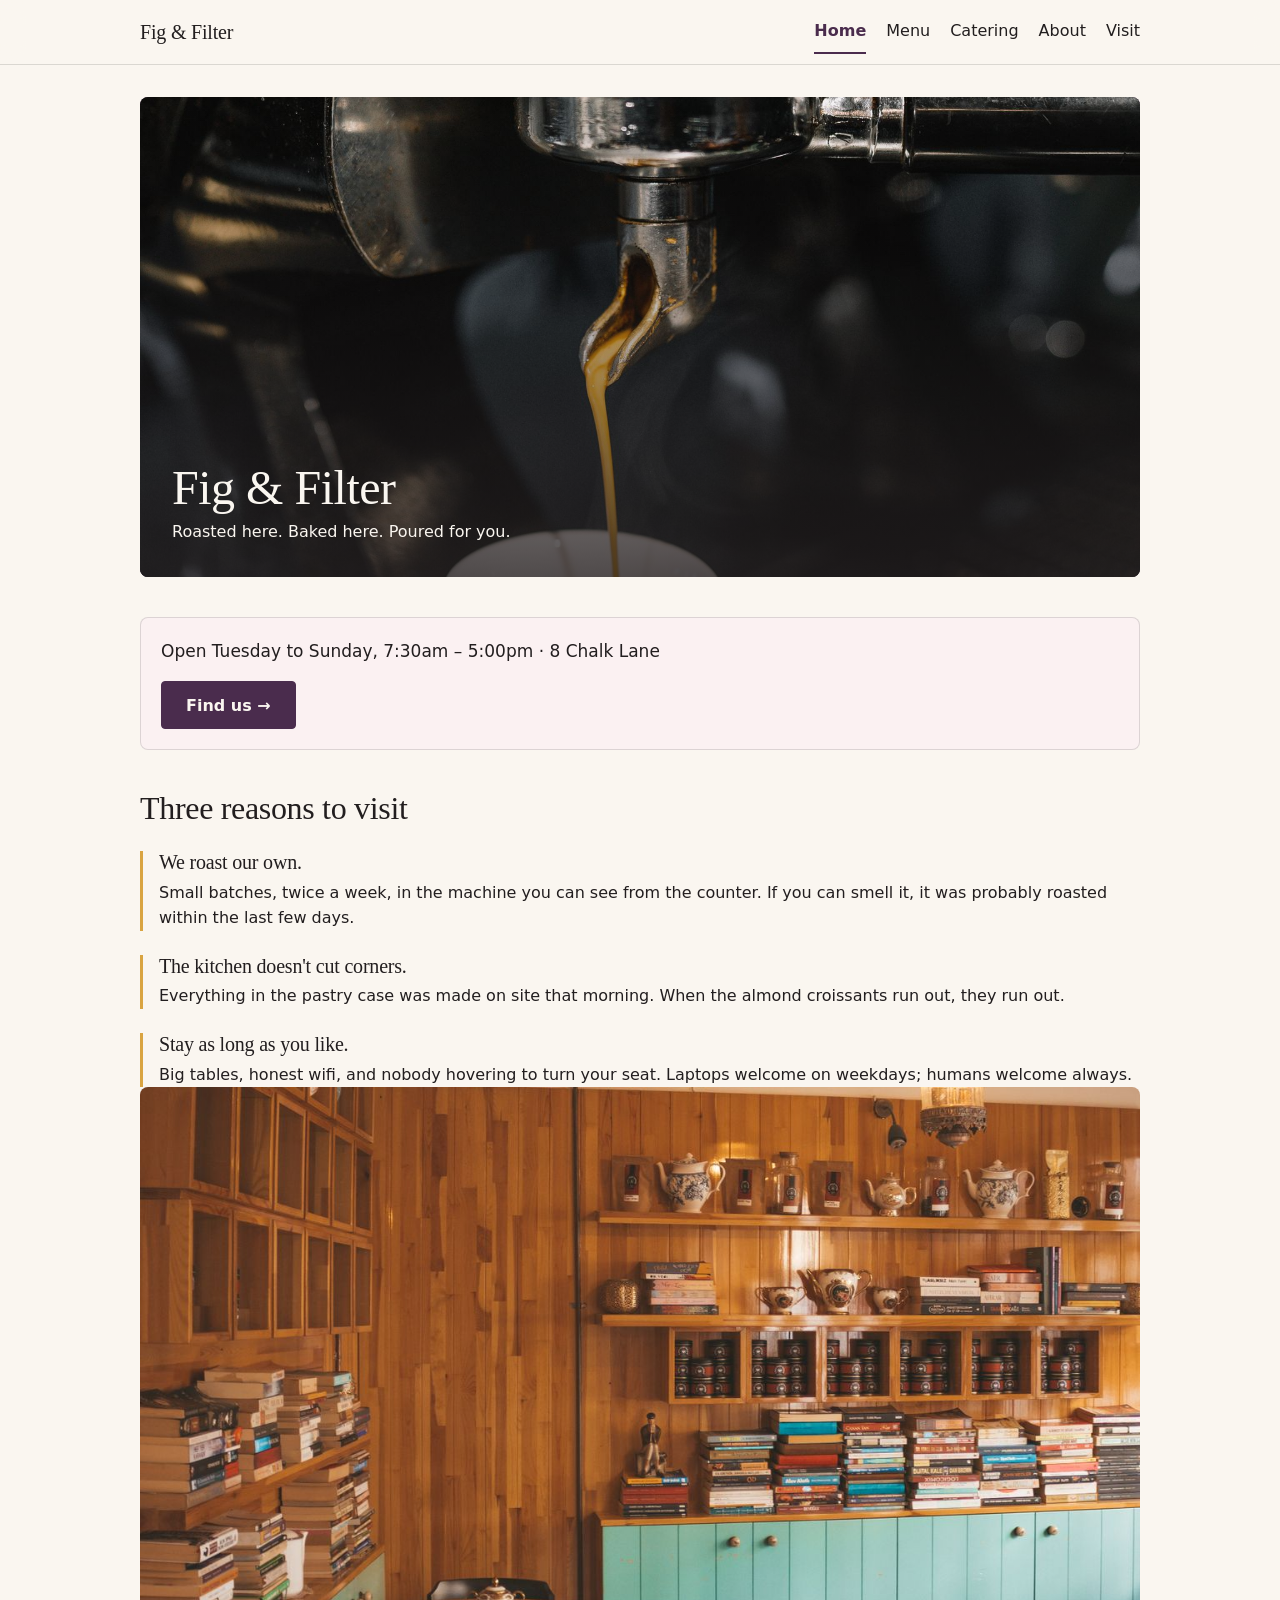
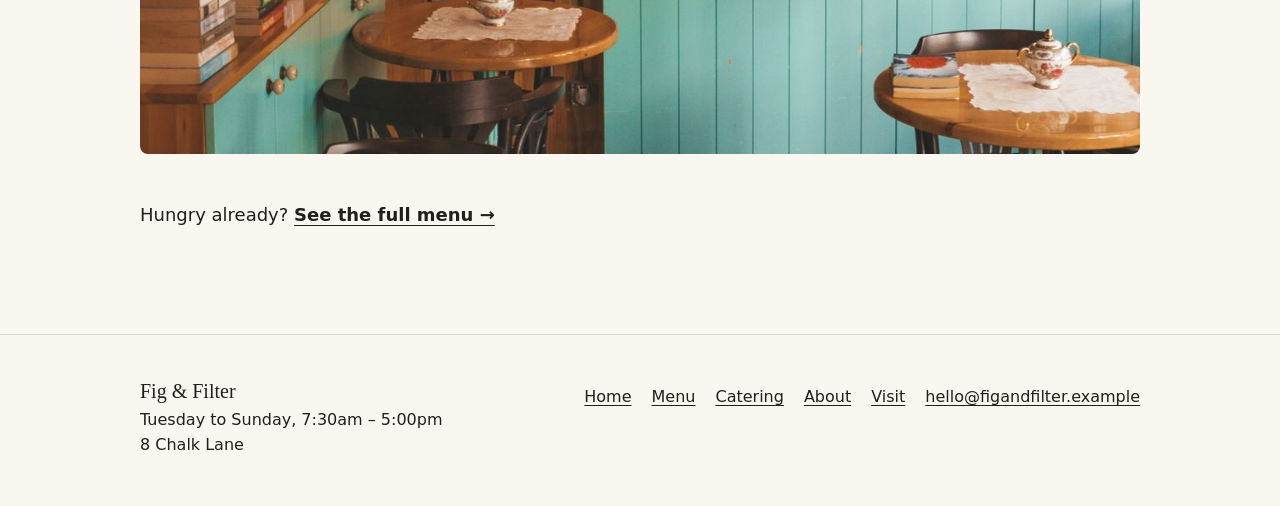
<file: index.html>
<!DOCTYPE html>
<html lang="en">
<head>
  <meta charset="utf-8">
  <meta name="viewport" content="width=device-width, initial-scale=1">
  <title>Home — Fig &amp; Filter</title>
  <link rel="stylesheet" href="styles.css">
  <script src="nav.js" defer></script>
</head>
<body>
  <header class="site-header">
    <div class="header-inner container">
      <a class="brand" href="index.html">Fig &amp; Filter</a>
      <button class="nav-toggle" type="button" aria-expanded="false" aria-controls="site-nav" aria-label="Open menu">
        <span class="nav-toggle-bar"></span>
        <span class="nav-toggle-bar"></span>
        <span class="nav-toggle-bar"></span>
      </button>
      <nav class="site-nav" id="site-nav" aria-label="Main navigation">
        <a href="index.html" aria-current="page">Home</a>
        <a href="menu.html">Menu</a>
        <a href="catering.html">Catering</a>
        <a href="about.html">About</a>
        <a href="visit.html">Visit</a>
      </nav>
    </div>
  </header>

  <main class="container">
    <section class="hero" aria-labelledby="home-title">
      <img class="hero-img" src="images/hero-espresso-pour.jpg" alt="Espresso pouring from the portafilter into a white cup at the Fig &amp; Filter counter" width="1600" height="900">
      <div class="hero-content">
        <h1 id="home-title">Fig &amp; Filter</h1>
        <p>Roasted here. Baked here. Poured for you.</p>
      </div>
    </section>

    <section class="essentials">
      <p class="essentials-line">Open Tuesday to Sunday, 7:30am – 5:00pm · 8 Chalk Lane</p>
      <a class="btn btn-primary" href="visit.html">Find us →</a>
    </section>

    <section class="reasons">
      <h2>Three reasons to visit</h2>

      <div class="reason">
        <h3>We roast our own.</h3>
        <p>Small batches, twice a week, in the machine you can see from the counter. If you can smell it, it was probably roasted within the last few days.</p>
      </div>

      <div class="reason">
        <h3>The kitchen doesn't cut corners.</h3>
        <p>Everything in the pastry case was made on site that morning. When the almond croissants run out, they run out.</p>
      </div>

      <div class="reason">
        <h3>Stay as long as you like.</h3>
        <p>Big tables, honest wifi, and nobody hovering to turn your seat. Laptops welcome on weekdays; humans welcome always.</p>
      </div>
    </section>

    <figure class="photo-wide">
      <img src="images/interior-seating.jpg" alt="Wooden tables inside the café, surrounded by shelves of books and tea tins" width="1200" height="800">
    </figure>

    <section class="teaser">
      <p>Hungry already? <a class="text-link" href="menu.html">See the full menu →</a></p>
    </section>
  </main>

  <footer class="site-footer">
    <div class="footer-inner container">
      <div class="footer-meta">
        <p class="footer-brand">Fig &amp; Filter</p>
        <p>Tuesday to Sunday, 7:30am – 5:00pm</p>
        <p>8 Chalk Lane</p>
      </div>
      <nav class="footer-links" aria-label="Footer navigation">
        <a href="index.html">Home</a>
        <a href="menu.html">Menu</a>
        <a href="catering.html">Catering</a>
        <a href="about.html">About</a>
        <a href="visit.html">Visit</a>
        <a href="mailto:hello@figandfilter.example">hello@figandfilter.example</a>
      </nav>
    </div>
  </footer>
</body>
</html>
</file>
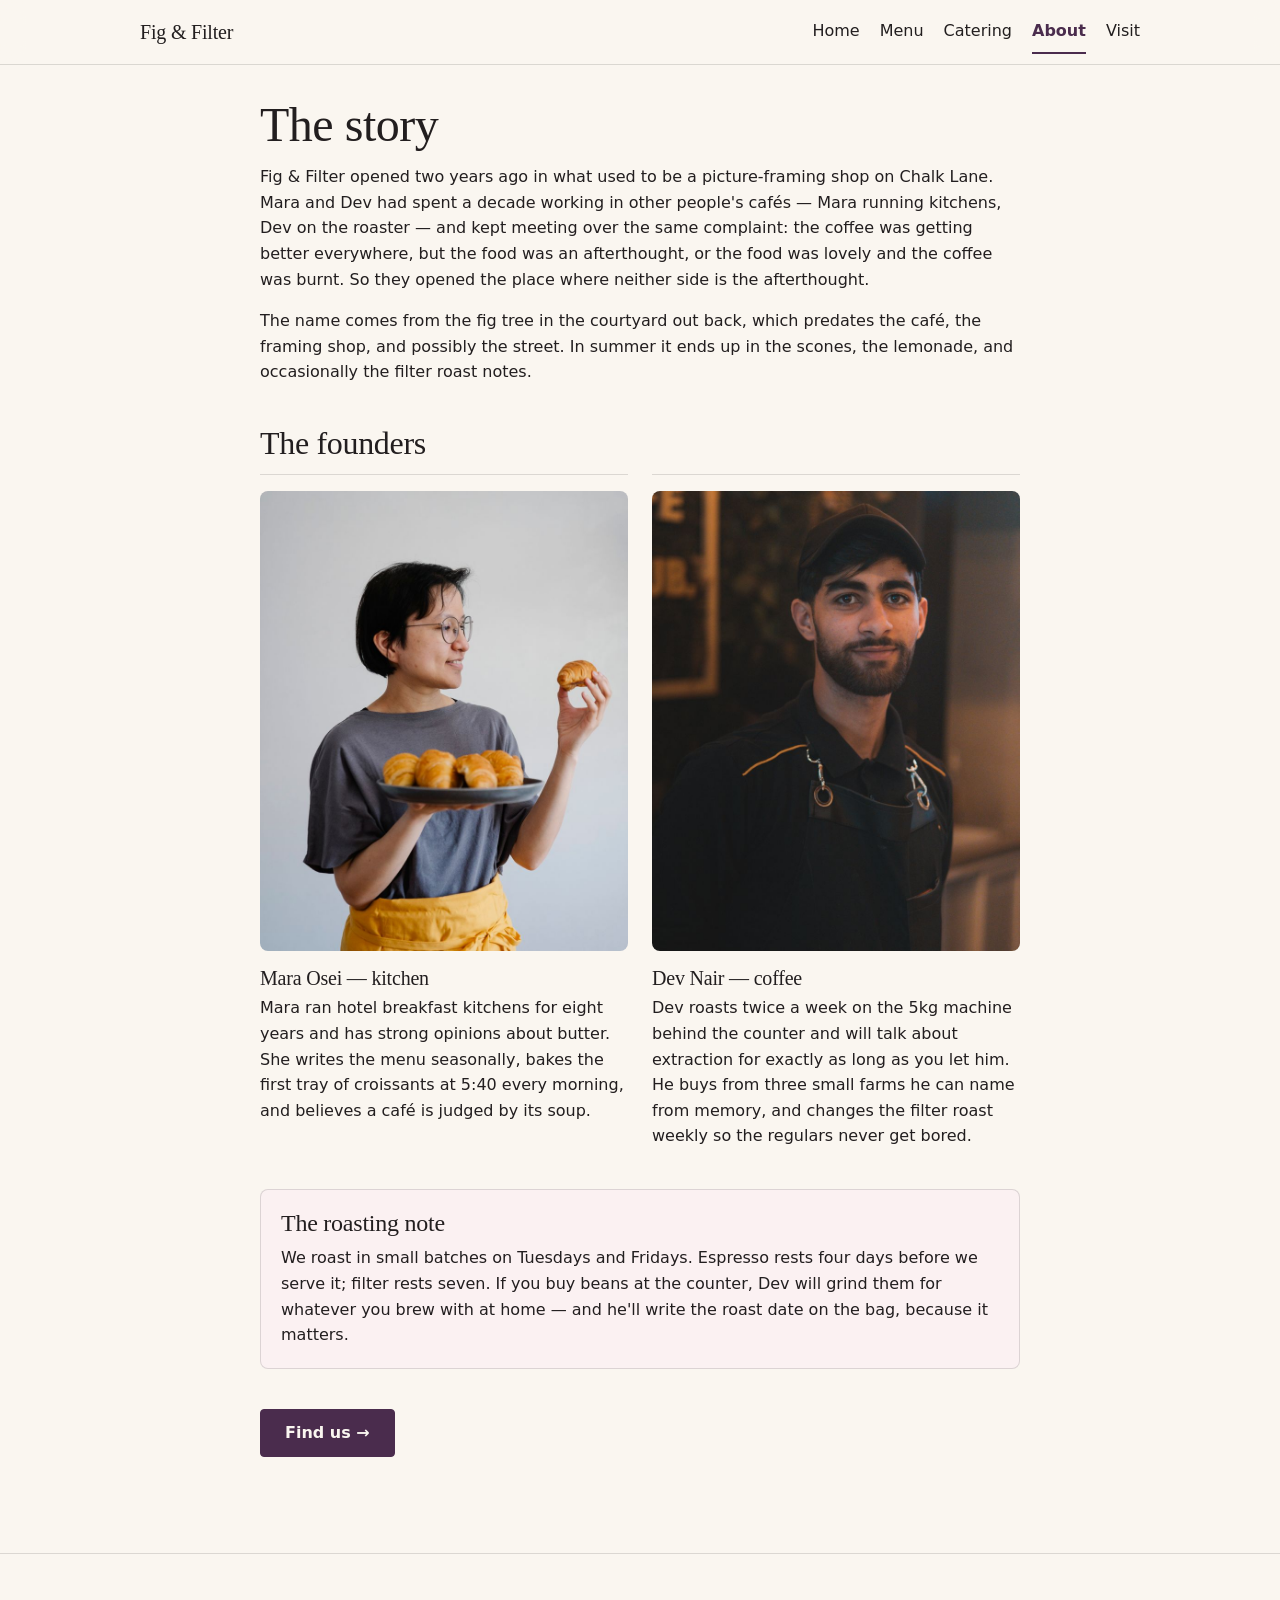
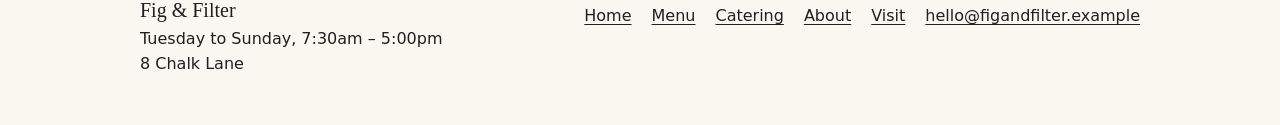
<file: about.html>
<!DOCTYPE html>
<html lang="en">
<head>
  <meta charset="utf-8">
  <meta name="viewport" content="width=device-width, initial-scale=1">
  <title>About — Fig &amp; Filter</title>
  <link rel="stylesheet" href="styles.css">
  <script src="nav.js" defer></script>
</head>
<body>
  <header class="site-header">
    <div class="header-inner container">
      <a class="brand" href="index.html">Fig &amp; Filter</a>
      <button class="nav-toggle" type="button" aria-expanded="false" aria-controls="site-nav" aria-label="Open menu">
        <span class="nav-toggle-bar"></span>
        <span class="nav-toggle-bar"></span>
        <span class="nav-toggle-bar"></span>
      </button>
      <nav class="site-nav" id="site-nav" aria-label="Main navigation">
        <a href="index.html">Home</a>
        <a href="menu.html">Menu</a>
        <a href="catering.html">Catering</a>
        <a href="about.html" aria-current="page">About</a>
        <a href="visit.html">Visit</a>
      </nav>
    </div>
  </header>

  <main class="container">
    <div class="prose">
      <header>
        <h1>The story</h1>
        <p>Fig &amp; Filter opened two years ago in what used to be a picture-framing shop on Chalk Lane. Mara and Dev had spent a decade working in other people's cafés — Mara running kitchens, Dev on the roaster — and kept meeting over the same complaint: the coffee was getting better everywhere, but the food was an afterthought, or the food was lovely and the coffee was burnt. So they opened the place where neither side is the afterthought.</p>
        <p>The name comes from the fig tree in the courtyard out back, which predates the café, the framing shop, and possibly the street. In summer it ends up in the scones, the lemonade, and occasionally the filter roast notes.</p>
      </header>

      <section aria-labelledby="founders-heading">
        <h2 id="founders-heading">The founders</h2>

        <div class="founders">
          <article class="founder">
            <img src="images/founder-mara.jpg" alt="Mara Osei holding a plate of freshly baked croissants" width="800" height="1000">
            <h3>Mara Osei — kitchen</h3>
            <p>Mara ran hotel breakfast kitchens for eight years and has strong opinions about butter. She writes the menu seasonally, bakes the first tray of croissants at 5:40 every morning, and believes a café is judged by its soup.</p>
          </article>

          <article class="founder">
            <img src="images/founder-dev.jpg" alt="Dev Nair in his cap and apron behind the counter" width="800" height="1000">
            <h3>Dev Nair — coffee</h3>
            <p>Dev roasts twice a week on the 5kg machine behind the counter and will talk about extraction for exactly as long as you let him. He buys from three small farms he can name from memory, and changes the filter roast weekly so the regulars never get bored.</p>
          </article>
        </div>
      </section>

      <section class="roasting-note" aria-labelledby="roasting-heading">
        <h2 id="roasting-heading">The roasting note</h2>
        <p>We roast in small batches on Tuesdays and Fridays. Espresso rests four days before we serve it; filter rests seven. If you buy beans at the counter, Dev will grind them for whatever you brew with at home — and he'll write the roast date on the bag, because it matters.</p>
      </section>

      <section class="page-cta">
        <a class="btn btn-primary" href="visit.html">Find us →</a>
      </section>
    </div>
  </main>

  <footer class="site-footer">
    <div class="footer-inner container">
      <div class="footer-meta">
        <p class="footer-brand">Fig &amp; Filter</p>
        <p>Tuesday to Sunday, 7:30am – 5:00pm</p>
        <p>8 Chalk Lane</p>
      </div>
      <nav class="footer-links" aria-label="Footer navigation">
        <a href="index.html">Home</a>
        <a href="menu.html">Menu</a>
        <a href="catering.html">Catering</a>
        <a href="about.html">About</a>
        <a href="visit.html">Visit</a>
        <a href="mailto:hello@figandfilter.example">hello@figandfilter.example</a>
      </nav>
    </div>
  </footer>
</body>
</html>
</file>
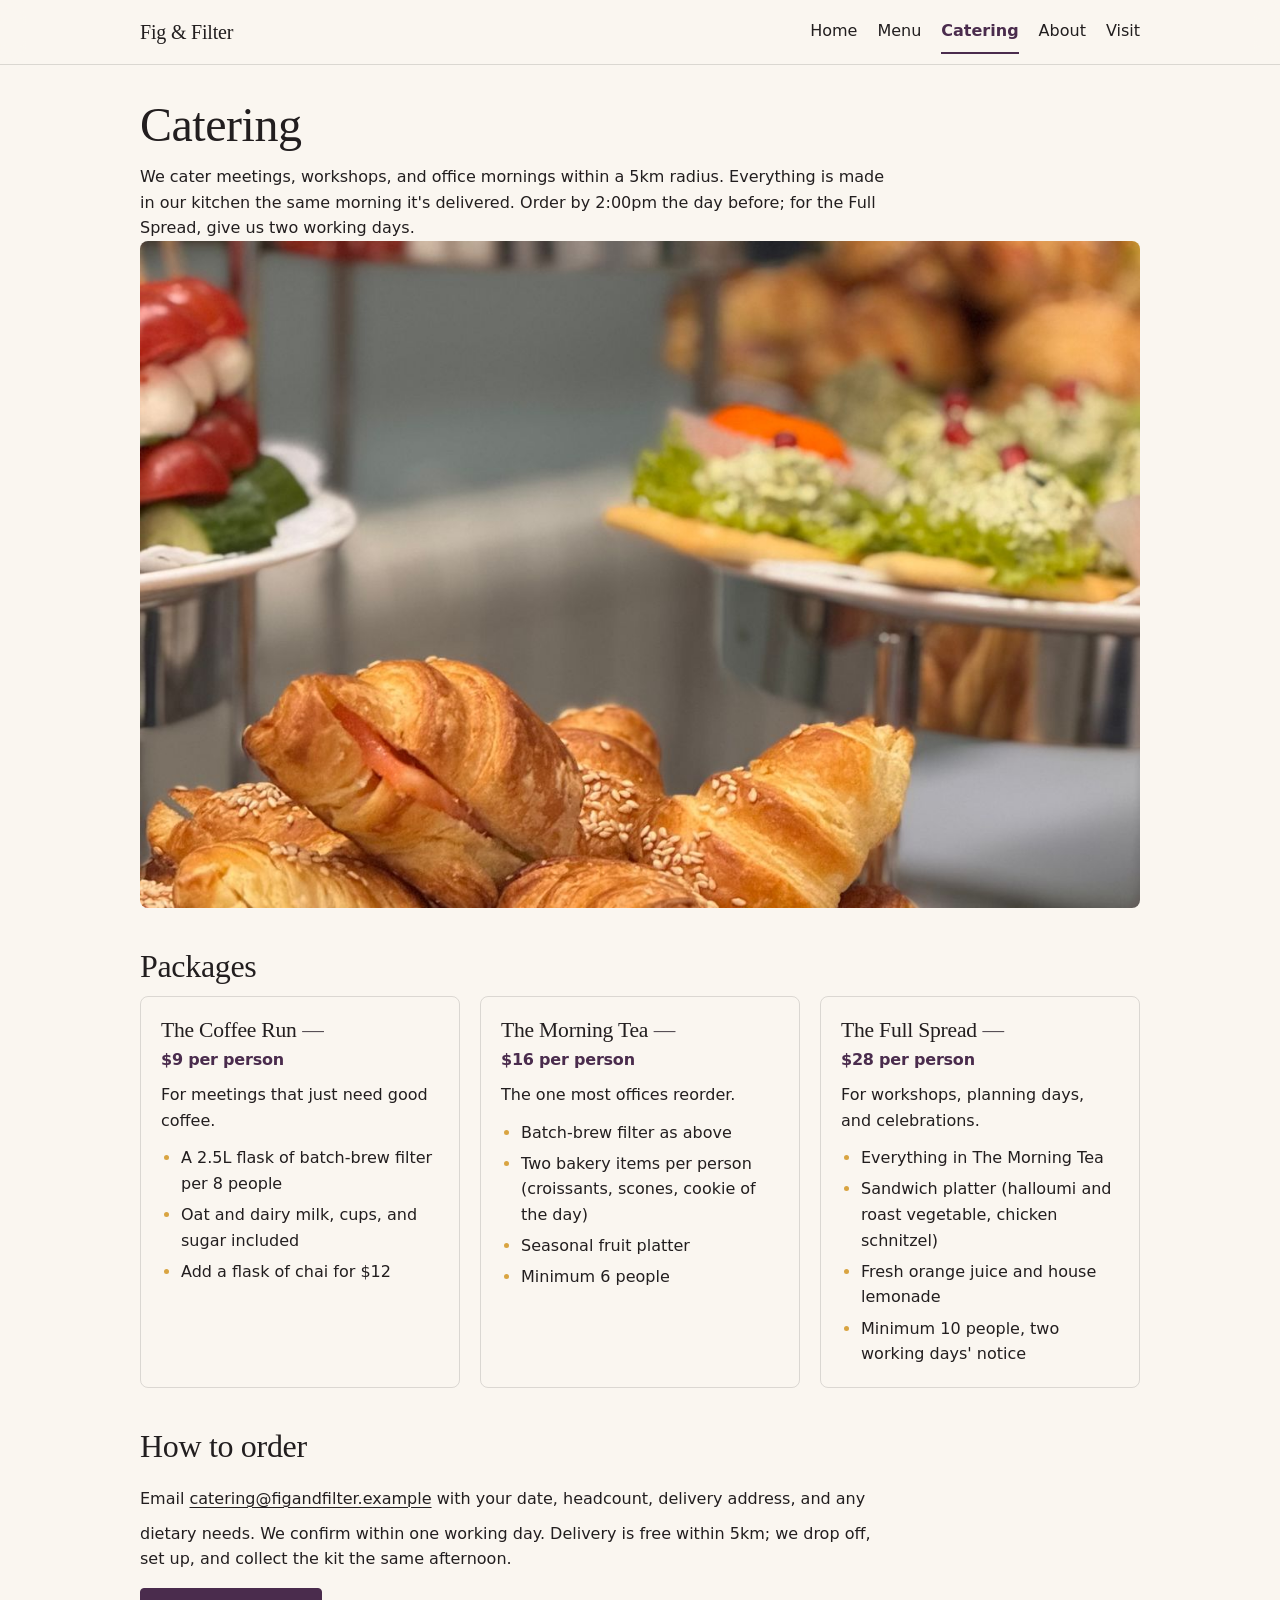
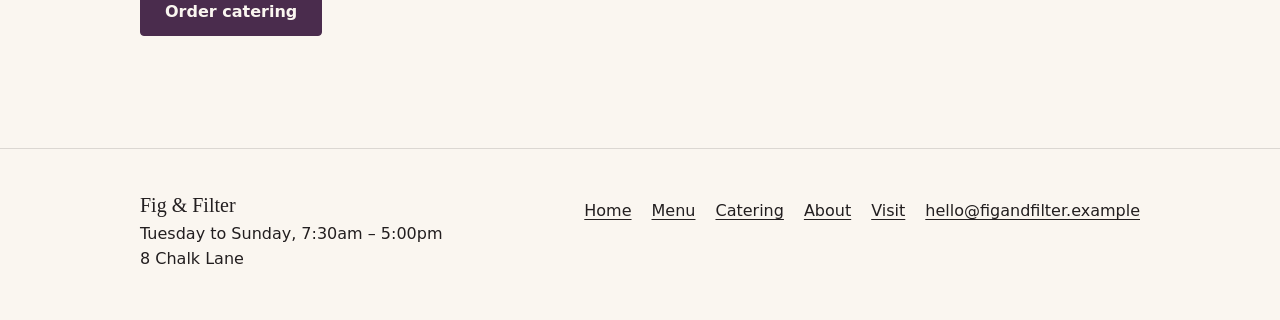
<file: catering.html>
<!DOCTYPE html>
<html lang="en">
<head>
  <meta charset="utf-8">
  <meta name="viewport" content="width=device-width, initial-scale=1">
  <title>Catering — Fig &amp; Filter</title>
  <link rel="stylesheet" href="styles.css">
  <script src="nav.js" defer></script>
</head>
<body>
  <header class="site-header">
    <div class="header-inner container">
      <a class="brand" href="index.html">Fig &amp; Filter</a>
      <button class="nav-toggle" type="button" aria-expanded="false" aria-controls="site-nav" aria-label="Open menu">
        <span class="nav-toggle-bar"></span>
        <span class="nav-toggle-bar"></span>
        <span class="nav-toggle-bar"></span>
      </button>
      <nav class="site-nav" id="site-nav" aria-label="Main navigation">
        <a href="index.html">Home</a>
        <a href="menu.html">Menu</a>
        <a href="catering.html" aria-current="page">Catering</a>
        <a href="about.html">About</a>
        <a href="visit.html">Visit</a>
      </nav>
    </div>
  </header>

  <main class="container">
    <header class="page-intro">
      <h1>Catering</h1>
      <p class="intro-copy">We cater meetings, workshops, and office mornings within a 5km radius. Everything is made in our kitchen the same morning it's delivered. Order by 2:00pm the day before; for the Full Spread, give us two working days.</p>
    </header>

    <figure class="photo-wide">
      <img src="images/catering-spread.jpg" alt="A catering spread of filled croissants and canapés on serving stands" width="1200" height="800">
    </figure>

    <section aria-labelledby="packages-heading">
      <h2 id="packages-heading">Packages</h2>

      <div class="package-grid">
        <article class="package">
          <h3><span>The Coffee Run</span> <span class="package-sep">—</span> <span class="package-price">$9 per person</span></h3>
          <p>For meetings that just need good coffee.</p>
          <ul>
            <li>A 2.5L flask of batch-brew filter per 8 people</li>
            <li>Oat and dairy milk, cups, and sugar included</li>
            <li>Add a flask of chai for $12</li>
          </ul>
        </article>

        <article class="package">
          <h3><span>The Morning Tea</span> <span class="package-sep">—</span> <span class="package-price">$16 per person</span></h3>
          <p>The one most offices reorder.</p>
          <ul>
            <li>Batch-brew filter as above</li>
            <li>Two bakery items per person (croissants, scones, cookie of the day)</li>
            <li>Seasonal fruit platter</li>
            <li>Minimum 6 people</li>
          </ul>
        </article>

        <article class="package">
          <h3><span>The Full Spread</span> <span class="package-sep">—</span> <span class="package-price">$28 per person</span></h3>
          <p>For workshops, planning days, and celebrations.</p>
          <ul>
            <li>Everything in The Morning Tea</li>
            <li>Sandwich platter (halloumi and roast vegetable, chicken schnitzel)</li>
            <li>Fresh orange juice and house lemonade</li>
            <li>Minimum 10 people, two working days' notice</li>
          </ul>
        </article>
      </div>
    </section>

    <section class="ordering" aria-labelledby="order-heading">
      <h2 id="order-heading">How to order</h2>
      <p>Email <a href="mailto:catering@figandfilter.example">catering@figandfilter.example</a> with your date, headcount, delivery address, and any dietary needs. We confirm within one working day. Delivery is free within 5km; we drop off, set up, and collect the kit the same afternoon.</p>
      <p><a class="btn btn-primary" href="mailto:catering@figandfilter.example">Order catering</a></p>
    </section>
  </main>

  <footer class="site-footer">
    <div class="footer-inner container">
      <div class="footer-meta">
        <p class="footer-brand">Fig &amp; Filter</p>
        <p>Tuesday to Sunday, 7:30am – 5:00pm</p>
        <p>8 Chalk Lane</p>
      </div>
      <nav class="footer-links" aria-label="Footer navigation">
        <a href="index.html">Home</a>
        <a href="menu.html">Menu</a>
        <a href="catering.html">Catering</a>
        <a href="about.html">About</a>
        <a href="visit.html">Visit</a>
        <a href="mailto:hello@figandfilter.example">hello@figandfilter.example</a>
      </nav>
    </div>
  </footer>
</body>
</html>
</file>
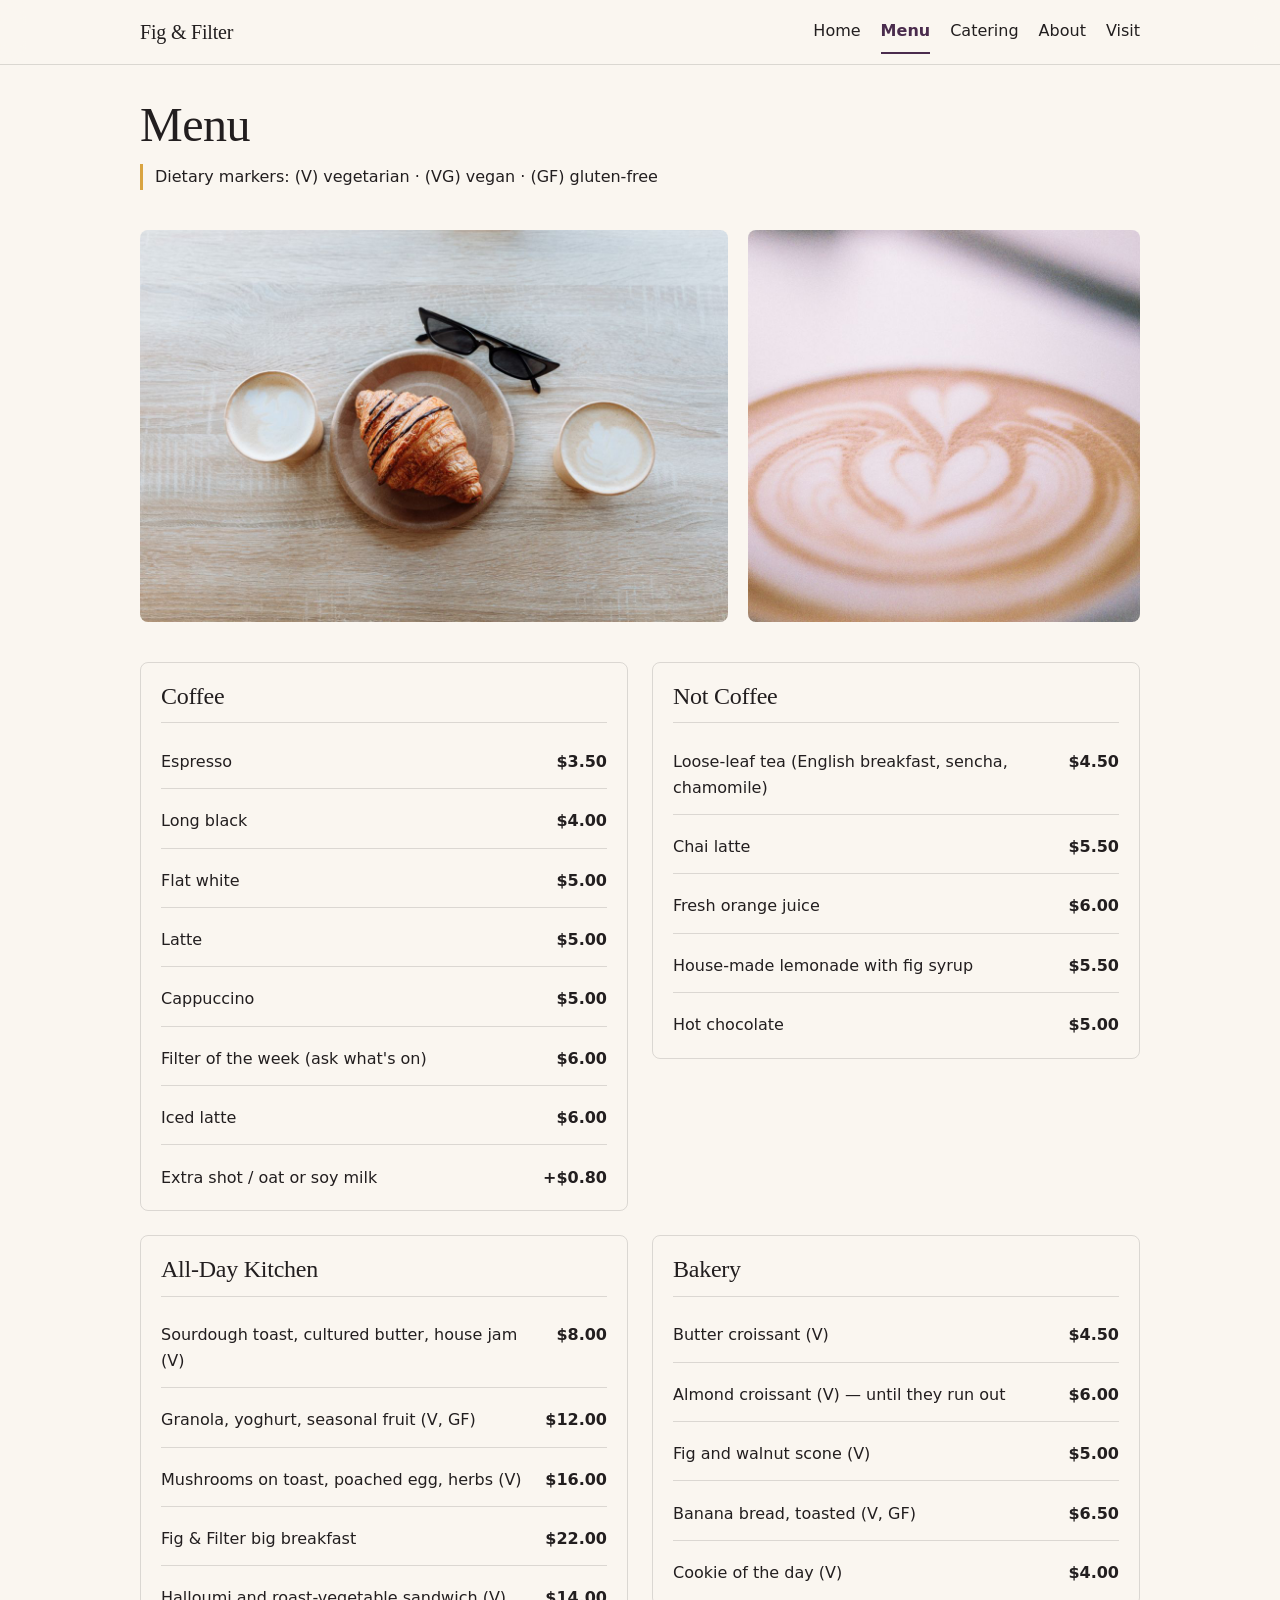
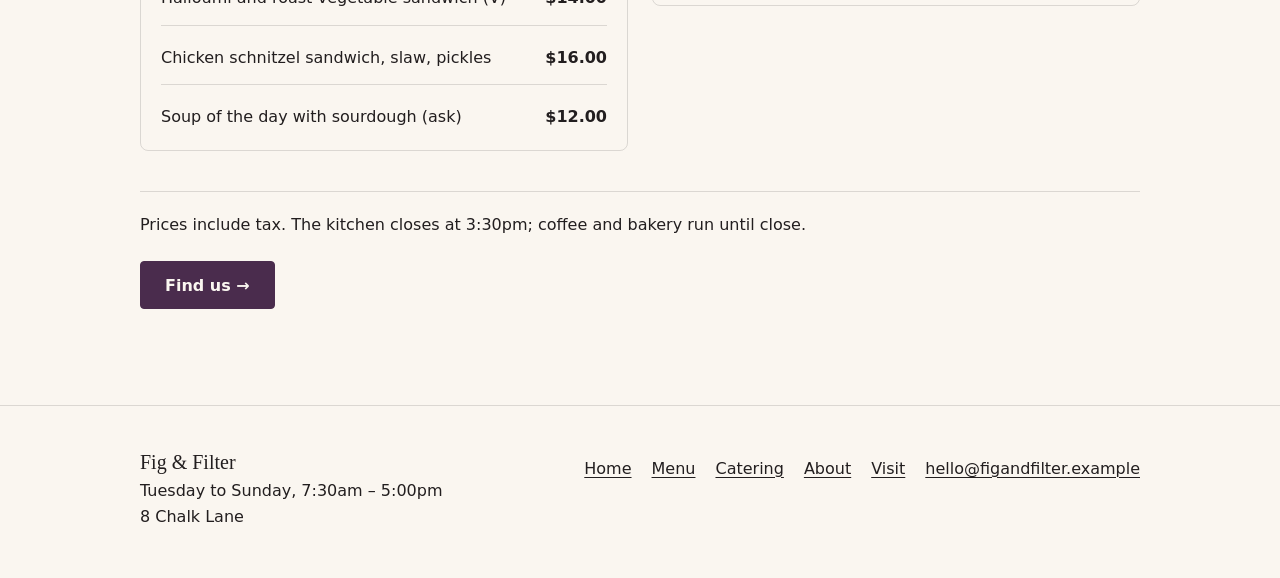
<file: menu.html>
<!DOCTYPE html>
<html lang="en">
<head>
  <meta charset="utf-8">
  <meta name="viewport" content="width=device-width, initial-scale=1">
  <title>Menu — Fig &amp; Filter</title>
  <link rel="stylesheet" href="styles.css">
  <script src="nav.js" defer></script>
</head>
<body>
  <header class="site-header">
    <div class="header-inner container">
      <a class="brand" href="index.html">Fig &amp; Filter</a>
      <button class="nav-toggle" type="button" aria-expanded="false" aria-controls="site-nav" aria-label="Open menu">
        <span class="nav-toggle-bar"></span>
        <span class="nav-toggle-bar"></span>
        <span class="nav-toggle-bar"></span>
      </button>
      <nav class="site-nav" id="site-nav" aria-label="Main navigation">
        <a href="index.html">Home</a>
        <a href="menu.html" aria-current="page">Menu</a>
        <a href="catering.html">Catering</a>
        <a href="about.html">About</a>
        <a href="visit.html">Visit</a>
      </nav>
    </div>
  </header>

  <main class="container">
    <header class="page-intro">
      <h1>Menu</h1>
      <p class="dietary">Dietary markers: (V) vegetarian · (VG) vegan · (GF) gluten-free</p>
    </header>

    <div class="menu-media">
      <figure class="photo-wide">
        <img src="images/menu-flatlay.jpg" alt="A croissant and two lattes on a wooden table, seen from above" width="1200" height="800">
      </figure>
      <figure class="photo-square">
        <img src="images/latte-art.jpg" alt="Close-up of heart-shaped latte art in a Fig &amp; Filter cup" width="800" height="800">
      </figure>
    </div>

    <div class="menu-columns">
      <section class="menu-section" aria-labelledby="coffee-heading">
        <h2 id="coffee-heading">Coffee</h2>
        <ul class="menu-list">
          <li class="menu-row">
            <span class="menu-name">Espresso</span>
            <span class="menu-price">$3.50</span>
          </li>
          <li class="menu-row">
            <span class="menu-name">Long black</span>
            <span class="menu-price">$4.00</span>
          </li>
          <li class="menu-row">
            <span class="menu-name">Flat white</span>
            <span class="menu-price">$5.00</span>
          </li>
          <li class="menu-row">
            <span class="menu-name">Latte</span>
            <span class="menu-price">$5.00</span>
          </li>
          <li class="menu-row">
            <span class="menu-name">Cappuccino</span>
            <span class="menu-price">$5.00</span>
          </li>
          <li class="menu-row">
            <span class="menu-name">Filter of the week (ask what's on)</span>
            <span class="menu-price">$6.00</span>
          </li>
          <li class="menu-row">
            <span class="menu-name">Iced latte</span>
            <span class="menu-price">$6.00</span>
          </li>
          <li class="menu-row">
            <span class="menu-name">Extra shot / oat or soy milk</span>
            <span class="menu-price">+$0.80</span>
          </li>
        </ul>
      </section>

      <section class="menu-section" aria-labelledby="not-coffee-heading">
        <h2 id="not-coffee-heading">Not Coffee</h2>
        <ul class="menu-list">
          <li class="menu-row">
            <span class="menu-name">Loose-leaf tea (English breakfast, sencha, chamomile)</span>
            <span class="menu-price">$4.50</span>
          </li>
          <li class="menu-row">
            <span class="menu-name">Chai latte</span>
            <span class="menu-price">$5.50</span>
          </li>
          <li class="menu-row">
            <span class="menu-name">Fresh orange juice</span>
            <span class="menu-price">$6.00</span>
          </li>
          <li class="menu-row">
            <span class="menu-name">House-made lemonade with fig syrup</span>
            <span class="menu-price">$5.50</span>
          </li>
          <li class="menu-row">
            <span class="menu-name">Hot chocolate</span>
            <span class="menu-price">$5.00</span>
          </li>
        </ul>
      </section>

      <section class="menu-section" aria-labelledby="kitchen-heading">
        <h2 id="kitchen-heading">All-Day Kitchen</h2>
        <ul class="menu-list">
          <li class="menu-row">
            <span class="menu-name">Sourdough toast, cultured butter, house jam (V)</span>
            <span class="menu-price">$8.00</span>
          </li>
          <li class="menu-row">
            <span class="menu-name">Granola, yoghurt, seasonal fruit (V, GF)</span>
            <span class="menu-price">$12.00</span>
          </li>
          <li class="menu-row">
            <span class="menu-name">Mushrooms on toast, poached egg, herbs (V)</span>
            <span class="menu-price">$16.00</span>
          </li>
          <li class="menu-row">
            <span class="menu-name">Fig &amp; Filter big breakfast</span>
            <span class="menu-price">$22.00</span>
          </li>
          <li class="menu-row">
            <span class="menu-name">Halloumi and roast-vegetable sandwich (V)</span>
            <span class="menu-price">$14.00</span>
          </li>
          <li class="menu-row">
            <span class="menu-name">Chicken schnitzel sandwich, slaw, pickles</span>
            <span class="menu-price">$16.00</span>
          </li>
          <li class="menu-row">
            <span class="menu-name">Soup of the day with sourdough (ask)</span>
            <span class="menu-price">$12.00</span>
          </li>
        </ul>
      </section>

      <section class="menu-section" aria-labelledby="bakery-heading">
        <h2 id="bakery-heading">Bakery</h2>
        <ul class="menu-list">
          <li class="menu-row">
            <span class="menu-name">Butter croissant (V)</span>
            <span class="menu-price">$4.50</span>
          </li>
          <li class="menu-row">
            <span class="menu-name">Almond croissant (V) — until they run out</span>
            <span class="menu-price">$6.00</span>
          </li>
          <li class="menu-row">
            <span class="menu-name">Fig and walnut scone (V)</span>
            <span class="menu-price">$5.00</span>
          </li>
          <li class="menu-row">
            <span class="menu-name">Banana bread, toasted (V, GF)</span>
            <span class="menu-price">$6.50</span>
          </li>
          <li class="menu-row">
            <span class="menu-name">Cookie of the day (V)</span>
            <span class="menu-price">$4.00</span>
          </li>
        </ul>
      </section>
    </div>

    <aside class="note">
      <p>Prices include tax. The kitchen closes at 3:30pm; coffee and bakery run until close.</p>
    </aside>

    <section class="page-cta">
      <a class="btn btn-primary" href="visit.html">Find us →</a>
    </section>
  </main>

  <footer class="site-footer">
    <div class="footer-inner container">
      <div class="footer-meta">
        <p class="footer-brand">Fig &amp; Filter</p>
        <p>Tuesday to Sunday, 7:30am – 5:00pm</p>
        <p>8 Chalk Lane</p>
      </div>
      <nav class="footer-links" aria-label="Footer navigation">
        <a href="index.html">Home</a>
        <a href="menu.html">Menu</a>
        <a href="catering.html">Catering</a>
        <a href="about.html">About</a>
        <a href="visit.html">Visit</a>
        <a href="mailto:hello@figandfilter.example">hello@figandfilter.example</a>
      </nav>
    </div>
  </footer>
</body>
</html>
</file>
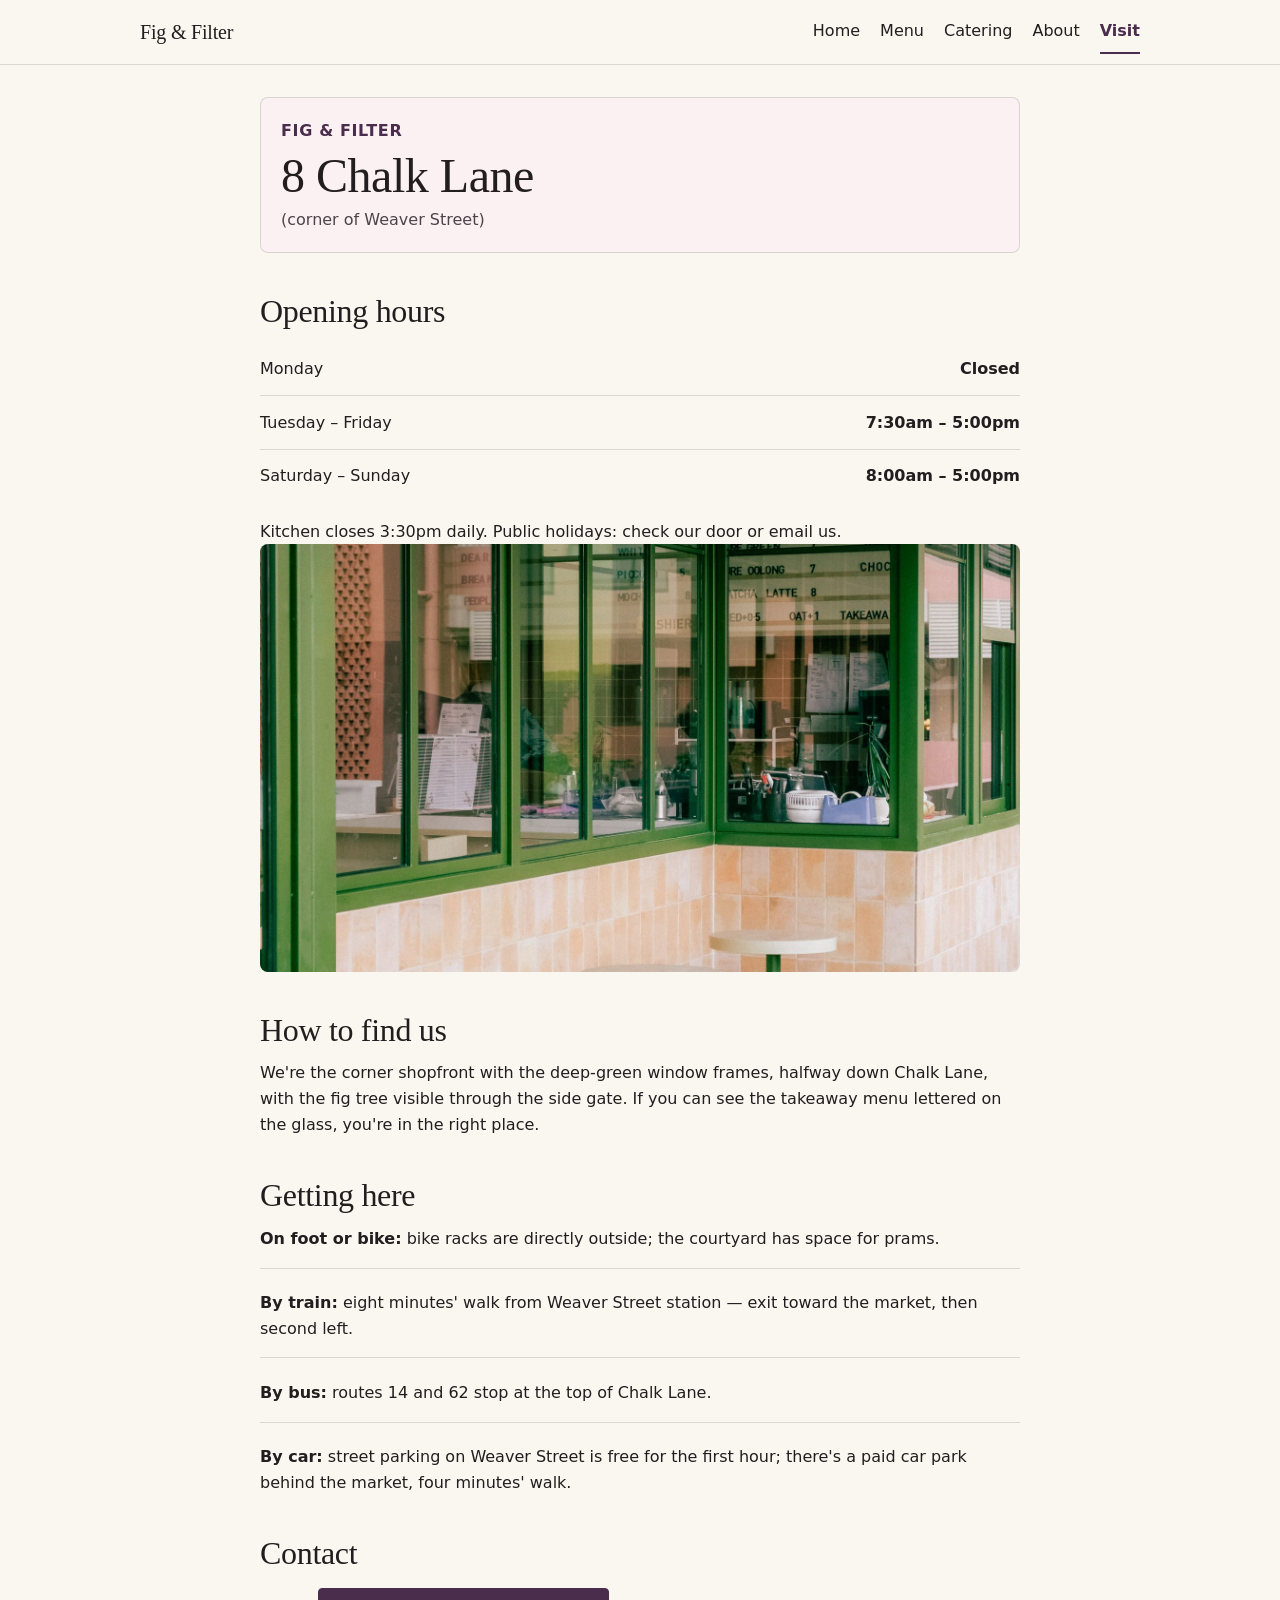
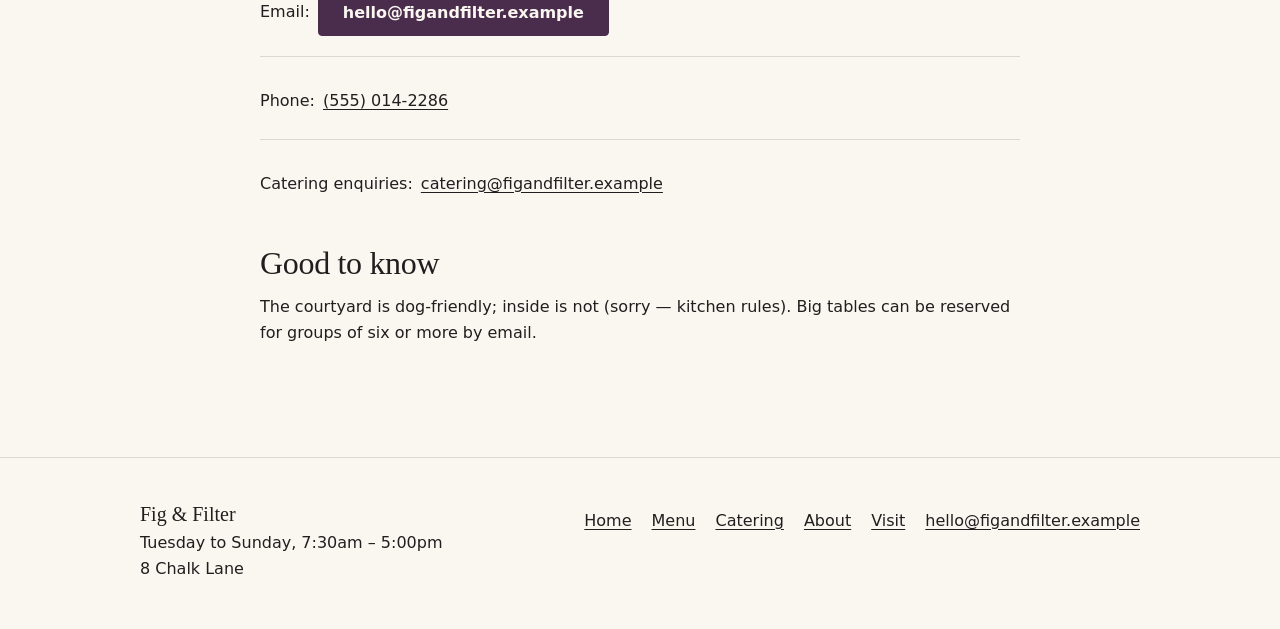
<file: visit.html>
<!DOCTYPE html>
<html lang="en">
<head>
  <meta charset="utf-8">
  <meta name="viewport" content="width=device-width, initial-scale=1">
  <title>Visit — Fig &amp; Filter</title>
  <link rel="stylesheet" href="styles.css">
  <script src="nav.js" defer></script>
</head>
<body>
  <header class="site-header">
    <div class="header-inner container">
      <a class="brand" href="index.html">Fig &amp; Filter</a>
      <button class="nav-toggle" type="button" aria-expanded="false" aria-controls="site-nav" aria-label="Open menu">
        <span class="nav-toggle-bar"></span>
        <span class="nav-toggle-bar"></span>
        <span class="nav-toggle-bar"></span>
      </button>
      <nav class="site-nav" id="site-nav" aria-label="Main navigation">
        <a href="index.html">Home</a>
        <a href="menu.html">Menu</a>
        <a href="catering.html">Catering</a>
        <a href="about.html">About</a>
        <a href="visit.html" aria-current="page">Visit</a>
      </nav>
    </div>
  </header>

  <main class="container">
    <div class="narrow">
      <section class="visit-card">
        <p class="eyebrow">Fig &amp; Filter</p>
        <h1>8 Chalk Lane</h1>
        <p class="address-note">(corner of Weaver Street)</p>
      </section>

      <section aria-labelledby="hours-heading">
        <h2 id="hours-heading">Opening hours</h2>
        <table class="hours-table">
          <tbody>
            <tr>
              <th scope="row">Monday</th>
              <td>Closed</td>
            </tr>
            <tr>
              <th scope="row">Tuesday – Friday</th>
              <td>7:30am – 5:00pm</td>
            </tr>
            <tr>
              <th scope="row">Saturday – Sunday</th>
              <td>8:00am – 5:00pm</td>
            </tr>
          </tbody>
        </table>
        <p class="hours-note">Kitchen closes 3:30pm daily. Public holidays: check our door or email us.</p>
      </section>

      <figure class="photo-16x9">
        <img src="images/storefront.jpg" alt="The Fig &amp; Filter corner shopfront with deep-green window frames and a pavement table" width="1600" height="900">
      </figure>

      <section aria-labelledby="find-heading">
        <h2 id="find-heading">How to find us</h2>
        <p>We're the corner shopfront with the deep-green window frames, halfway down Chalk Lane, with the fig tree visible through the side gate. If you can see the takeaway menu lettered on the glass, you're in the right place.</p>
      </section>

      <section aria-labelledby="getting-here-heading">
        <h2 id="getting-here-heading">Getting here</h2>
        <ul class="plain-list">
          <li><strong>On foot or bike:</strong> bike racks are directly outside; the courtyard has space for prams.</li>
          <li><strong>By train:</strong> eight minutes' walk from Weaver Street station — exit toward the market, then second left.</li>
          <li><strong>By bus:</strong> routes 14 and 62 stop at the top of Chalk Lane.</li>
          <li><strong>By car:</strong> street parking on Weaver Street is free for the first hour; there's a paid car park behind the market, four minutes' walk.</li>
        </ul>
      </section>

      <section aria-labelledby="contact-heading">
        <h2 id="contact-heading">Contact</h2>
        <ul class="contact-list">
          <li>
            <span>Email:</span>
            <a class="btn btn-primary" href="mailto:hello@figandfilter.example">hello@figandfilter.example</a>
          </li>
          <li>
            <span>Phone:</span>
            <a href="tel:+15550142286">(555) 014-2286</a>
          </li>
          <li>
            <span>Catering enquiries:</span>
            <a href="mailto:catering@figandfilter.example">catering@figandfilter.example</a>
          </li>
        </ul>
      </section>

      <section aria-labelledby="good-to-know-heading">
        <h2 id="good-to-know-heading">Good to know</h2>
        <p>The courtyard is dog-friendly; inside is not (sorry — kitchen rules). Big tables can be reserved for groups of six or more by email.</p>
      </section>
    </div>
  </main>

  <footer class="site-footer">
    <div class="footer-inner container">
      <div class="footer-meta">
        <p class="footer-brand">Fig &amp; Filter</p>
        <p>Tuesday to Sunday, 7:30am – 5:00pm</p>
        <p>8 Chalk Lane</p>
      </div>
      <nav class="footer-links" aria-label="Footer navigation">
        <a href="index.html">Home</a>
        <a href="menu.html">Menu</a>
        <a href="catering.html">Catering</a>
        <a href="about.html">About</a>
        <a href="visit.html">Visit</a>
        <a href="mailto:hello@figandfilter.example">hello@figandfilter.example</a>
      </nav>
    </div>
  </footer>
</body>
</html>
</file>
<file: styles.css>
/* Fig & Filter — shared styles */

:root {
  --bg: #FAF6F0;
  --ink: #221E1F;
  --primary: #4A2C4D;
  --primary-dark: #331736;
  --amber: #D9A441;
  --tone: #FBF1F2;
  --line: rgba(34, 30, 31, 0.14);
  --muted: #4D444B;
}

*,
*::before,
*::after {
  box-sizing: border-box;
}

html {
  -webkit-text-size-adjust: 100%;
}

body {
  margin: 0;
  background: var(--bg);
  color: var(--ink);
  font-family: system-ui, -apple-system, "Segoe UI", Roboto, Helvetica, Arial, sans-serif;
  font-size: 1rem;
  line-height: 1.6;
}

img {
  display: block;
  max-width: 100%;
  height: auto;
}

h1,
h2,
h3 {
  margin: 0 0 0.75rem;
  color: var(--ink);
  font-family: Georgia, "Iowan Old Style", "Palatino Linotype", "Times New Roman", serif;
  font-weight: 500;
  line-height: 1.15;
  letter-spacing: -0.01em;
}

h1 {
  font-size: clamp(2rem, 5.5vw, 3rem);
}

h2 {
  font-size: clamp(1.5rem, 3.5vw, 2rem);
}

h3 {
  font-size: 1.25rem;
}

p {
  margin: 0 0 1rem;
}

ul {
  margin: 0 0 1rem;
  padding-left: 1.25rem;
}

li + li {
  margin-top: 0.35rem;
}

a {
  display: inline-flex;
  align-items: center;
  min-height: 44px;
  color: var(--ink);
  text-decoration: underline;
  text-decoration-thickness: 1px;
  text-underline-offset: 0.2em;
  overflow-wrap: anywhere;
  vertical-align: middle;
}

a:hover {
  color: var(--primary);
}

:focus-visible {
  outline: 3px solid var(--primary);
  outline-offset: 3px;
}

.container {
  width: 100%;
  max-width: 1040px;
  margin: 0 auto;
  padding-right: 1.25rem;
  padding-left: 1.25rem;
}

.narrow {
  max-width: 760px;
  margin-right: auto;
  margin-left: auto;
}

.narrow > * + * {
  margin-top: 2.5rem;
}

main {
  padding-top: 2rem;
  padding-bottom: 3rem;
}

main > * + * {
  margin-top: 2.5rem;
}

/* Header and navigation */

.site-header {
  position: sticky;
  top: 0;
  z-index: 50;
  background: rgba(250, 246, 240, 0.96);
  border-bottom: 1px solid var(--line);
}

@supports (backdrop-filter: blur(8px)) {
  .site-header {
    background: rgba(250, 246, 240, 0.88);
    backdrop-filter: blur(12px);
  }
}

.header-inner {
  display: flex;
  align-items: center;
  justify-content: space-between;
  gap: 1rem;
  min-height: 64px;
}

.brand {
  display: inline-flex;
  align-items: center;
  min-height: 44px;
  color: var(--ink);
  font-family: Georgia, "Iowan Old Style", "Palatino Linotype", "Times New Roman", serif;
  font-size: 1.25rem;
  letter-spacing: -0.01em;
  text-decoration: none;
}

.brand:hover {
  color: var(--primary);
  text-decoration: underline;
}

.site-nav {
  display: flex;
  align-items: center;
  gap: 1.25rem;
}

.site-nav a {
  display: inline-flex;
  align-items: center;
  min-height: 44px;
  border-bottom: 2px solid transparent;
  text-decoration: none;
}

.site-nav a:hover {
  color: var(--primary);
  text-decoration: underline;
  text-underline-offset: 0.3em;
}

.site-nav a[aria-current="page"] {
  border-bottom-color: var(--primary);
  color: var(--primary);
  font-weight: 600;
}

.nav-toggle {
  display: none;
  align-items: center;
  justify-content: center;
  flex-direction: column;
  gap: 5px;
  width: 48px;
  height: 44px;
  padding: 0;
  border: 1px solid var(--line);
  border-radius: 0.25rem;
  background: transparent;
  color: var(--ink);
  cursor: pointer;
}

.nav-toggle:hover {
  border-color: var(--primary);
  color: var(--primary);
}

.nav-toggle-bar {
  display: block;
  width: 22px;
  height: 2px;
  background: currentColor;
  transition: transform 150ms ease, opacity 150ms ease;
}

.nav-toggle[aria-expanded="true"] .nav-toggle-bar:nth-child(1) {
  transform: translateY(7px) rotate(45deg);
}

.nav-toggle[aria-expanded="true"] .nav-toggle-bar:nth-child(2) {
  opacity: 0;
}

.nav-toggle[aria-expanded="true"] .nav-toggle-bar:nth-child(3) {
  transform: translateY(-7px) rotate(-45deg);
}

@media (max-width: 767px) {
  .nav-toggle {
    display: inline-flex;
  }

  .site-nav {
    position: absolute;
    top: 100%;
    right: 0;
    left: 0;
    display: none;
    flex-direction: column;
    align-items: stretch;
    gap: 0;
    padding: 0.5rem 1.25rem 1rem;
    background: var(--bg);
    border-bottom: 1px solid var(--line);
  }

  .site-nav.is-open {
    display: flex;
  }

  .site-nav a {
    width: 100%;
    padding: 0.25rem 0;
    border-bottom: 1px solid var(--line);
  }

  .site-nav a:last-child {
    border-bottom: 0;
  }
}

/* Buttons and links */

.btn {
  display: inline-flex;
  align-items: center;
  justify-content: center;
  min-height: 48px;
  padding: 0.75rem 1.5rem;
  border-radius: 0.25rem;
  font-size: 1rem;
  font-weight: 600;
  line-height: 1.2;
  text-align: center;
  text-decoration: none;
}

.btn-primary {
  border: 1px solid var(--primary);
  background: var(--primary);
  color: var(--bg);
}

.btn-primary:hover {
  border-color: var(--primary-dark);
  background: var(--primary-dark);
  color: var(--bg);
}

.text-link {
  font-weight: 600;
}

/* Home */

.hero {
  position: relative;
  height: clamp(220px, 42vw, 480px);
  overflow: hidden;
  border-radius: 0.5rem;
  background: var(--primary);
}

.hero::after {
  content: "";
  position: absolute;
  inset: 0;
  background: linear-gradient(
    to top,
    rgba(34, 30, 31, 0.78),
    rgba(34, 30, 31, 0.28) 58%,
    rgba(34, 30, 31, 0.04)
  );
}

.hero-img {
  position: absolute;
  inset: 0;
  width: 100%;
  height: 100%;
  object-fit: cover;
}

.hero-content {
  position: absolute;
  right: 0;
  bottom: 0;
  left: 0;
  z-index: 1;
  padding: 1.25rem;
  color: var(--bg);
}

.hero-content h1 {
  margin-bottom: 0.25rem;
  color: var(--bg);
  font-size: clamp(2rem, 7vw, 3rem);
}

.hero-content p {
  margin: 0;
  color: var(--bg);
}

@media (min-width: 768px) {
  .hero-content {
    padding: 2rem;
  }
}

.essentials {
  display: flex;
  flex-direction: column;
  align-items: flex-start;
  gap: 1rem;
  padding: 1.25rem;
  border: 1px solid var(--line);
  border-radius: 0.5rem;
  background: var(--tone);
}

.essentials-line {
  margin: 0;
  font-size: 1.0625rem;
}

.reasons h2 {
  margin-bottom: 1.5rem;
}

.reason {
  padding-left: 1rem;
  border-left: 3px solid var(--amber);
}

.reason + .reason {
  margin-top: 1.5rem;
}

.reason h3 {
  margin-bottom: 0.35rem;
}

.reason p {
  margin: 0;
}

.photo-wide,
.photo-square,
.photo-16x9 {
  margin: 0;
  overflow: hidden;
  border-radius: 0.5rem;
  background: #EFE6E7;
}

.photo-wide img {
  width: 100%;
  aspect-ratio: 3 / 2;
  object-fit: cover;
}

.photo-square img {
  width: 100%;
  aspect-ratio: 1 / 1;
  object-fit: cover;
}

.photo-16x9 img {
  width: 100%;
  aspect-ratio: 16 / 9;
  object-fit: cover;
}

.teaser p {
  margin: 0;
  font-size: 1.125rem;
}

/* Page introduction */

.page-intro {
  max-width: 760px;
}

.page-intro > :last-child {
  margin-bottom: 0;
}

.dietary {
  max-width: 720px;
  margin: 0;
  padding-left: 0.75rem;
  border-left: 3px solid var(--amber);
}

.page-cta {
  margin-top: 1.5rem;
}

/* Menu */

.menu-media {
  display: grid;
  grid-template-columns: 1fr;
  gap: 1.25rem;
}

.menu-columns {
  display: grid;
  grid-template-columns: 1fr;
  gap: 1.5rem;
  align-items: start;
}

.menu-section {
  padding: 1.25rem;
  border: 1px solid var(--line);
  border-radius: 0.5rem;
}

.menu-section h2 {
  margin-bottom: 0.75rem;
  padding-bottom: 0.75rem;
  border-bottom: 1px solid var(--line);
  font-size: 1.5rem;
}

.menu-list {
  margin: 0;
  padding: 0;
  list-style: none;
}

.menu-row {
  display: flex;
  align-items: baseline;
  justify-content: space-between;
  gap: 1rem;
  padding: 0.85rem 0;
  border-bottom: 1px solid var(--line);
}

.menu-row:last-child {
  padding-bottom: 0;
  border-bottom: 0;
}

.menu-name {
  min-width: 0;
  overflow-wrap: anywhere;
}

.menu-price {
  flex-shrink: 0;
  font-weight: 600;
  font-variant-numeric: tabular-nums;
  white-space: nowrap;
}

.note {
  padding-top: 1.25rem;
  border-top: 1px solid var(--line);
}

.note p {
  margin: 0;
}

@media (min-width: 768px) {
  .menu-media {
    grid-template-columns: 3fr 2fr;
    align-items: start;
  }

  .menu-columns {
    grid-template-columns: repeat(2, minmax(0, 1fr));
  }
}

/* Catering */

.intro-copy {
  max-width: 760px;
}

.package-grid {
  display: grid;
  grid-template-columns: 1fr;
  gap: 1.25rem;
}

.package {
  display: flex;
  flex-direction: column;
  gap: 0.75rem;
  padding: 1.25rem;
  border: 1px solid var(--line);
  border-radius: 0.5rem;
}

.package h3 {
  display: flex;
  flex-wrap: wrap;
  align-items: baseline;
  gap: 0.35rem;
  margin-bottom: 0;
  font-size: 1.35rem;
  line-height: 1.25;
}

.package-price {
  color: var(--primary);
  font-family: system-ui, -apple-system, "Segoe UI", Roboto, Helvetica, Arial, sans-serif;
  font-size: 1rem;
  font-weight: 600;
  font-variant-numeric: tabular-nums;
}

.package-sep {
  color: var(--muted);
}

.package p {
  margin: 0;
}

.package ul {
  margin: 0;
  padding-left: 1.25rem;
}

.package li::marker {
  color: var(--amber);
}

.ordering p {
  max-width: 760px;
}

@media (min-width: 768px) {
  .package-grid {
    grid-template-columns: repeat(3, minmax(0, 1fr));
    align-items: stretch;
  }
}

/* About */

.prose {
  max-width: 760px;
  margin: 0 auto;
}

.prose > * + * {
  margin-top: 2.5rem;
}

.founders {
  display: grid;
  grid-template-columns: 1fr;
  gap: 1.5rem;
}

.founder {
  padding-top: 1rem;
  border-top: 1px solid var(--line);
}

.founder img {
  width: 100%;
  aspect-ratio: 4 / 5;
  object-fit: cover;
  border-radius: 0.5rem;
  background: #EFE6E7;
}

.founder h3 {
  margin-top: 1rem;
  margin-bottom: 0.35rem;
}

.founder p {
  margin: 0;
}

.roasting-note {
  padding: 1.25rem;
  border: 1px solid var(--line);
  border-radius: 0.5rem;
  background: var(--tone);
}

.roasting-note h2 {
  margin-bottom: 0.5rem;
  font-size: 1.5rem;
}

.roasting-note p {
  margin: 0;
}

@media (min-width: 768px) {
  .founders {
    grid-template-columns: repeat(2, minmax(0, 1fr));
  }
}

/* Visit */

.visit-card {
  padding: 1.25rem;
  border: 1px solid var(--line);
  border-radius: 0.5rem;
  background: var(--tone);
}

.visit-card h1 {
  margin: 0.25rem 0;
}

.eyebrow {
  margin: 0;
  color: var(--primary);
  font-size: 1rem;
  font-weight: 600;
  letter-spacing: 0.04em;
  text-transform: uppercase;
}

.address-note {
  margin: 0;
  color: var(--muted);
}

.hours-table {
  width: 100%;
  margin-top: 0.5rem;
  border-collapse: collapse;
}

.hours-table th,
.hours-table td {
  padding: 0.85rem 0;
  border-bottom: 1px solid var(--line);
  font-size: 1rem;
  font-weight: 400;
  text-align: left;
  vertical-align: top;
}

.hours-table th {
  padding-right: 1rem;
  color: var(--ink);
}

.hours-table td {
  color: var(--ink);
  font-weight: 600;
  font-variant-numeric: tabular-nums;
  text-align: right;
}

.hours-table tr:last-child th,
.hours-table tr:last-child td {
  border-bottom: 0;
}

.hours-note {
  margin: 1rem 0 0;
}

.plain-list,
.contact-list {
  margin: 0;
  padding: 0;
  list-style: none;
}

.plain-list li,
.contact-list li {
  padding: 1rem 0;
  border-bottom: 1px solid var(--line);
}

.plain-list li:first-child,
.contact-list li:first-child {
  padding-top: 0;
}

.plain-list li:last-child,
.contact-list li:last-child {
  padding-bottom: 0;
  border-bottom: 0;
}

.contact-list li {
  display: flex;
  flex-wrap: wrap;
  align-items: center;
  gap: 0.25rem 0.5rem;
}

.contact-list .btn-primary {
  margin: 0.25rem 0;
}

/* Footer */

.site-footer {
  margin-top: 3rem;
  padding: 2.5rem 0 3rem;
  border-top: 1px solid var(--line);
}

.footer-inner {
  display: flex;
  flex-direction: column;
  gap: 1.5rem;
}

.footer-brand {
  margin: 0 0 0.25rem;
  font-family: Georgia, "Iowan Old Style", "Palatino Linotype", "Times New Roman", serif;
  font-size: 1.25rem;
}

.footer-meta p {
  margin: 0;
}

.footer-links {
  display: flex;
  flex-wrap: wrap;
  gap: 0.25rem 1.25rem;
}

.footer-links a {
  min-height: 44px;
}

@media (min-width: 768px) {
  .footer-inner {
    flex-direction: row;
    align-items: flex-start;
    justify-content: space-between;
  }
}

@media (prefers-reduced-motion: reduce) {
  *,
  *::before,
  *::after {
    transition-duration: 0.01ms !important;
  }
}
</file>
